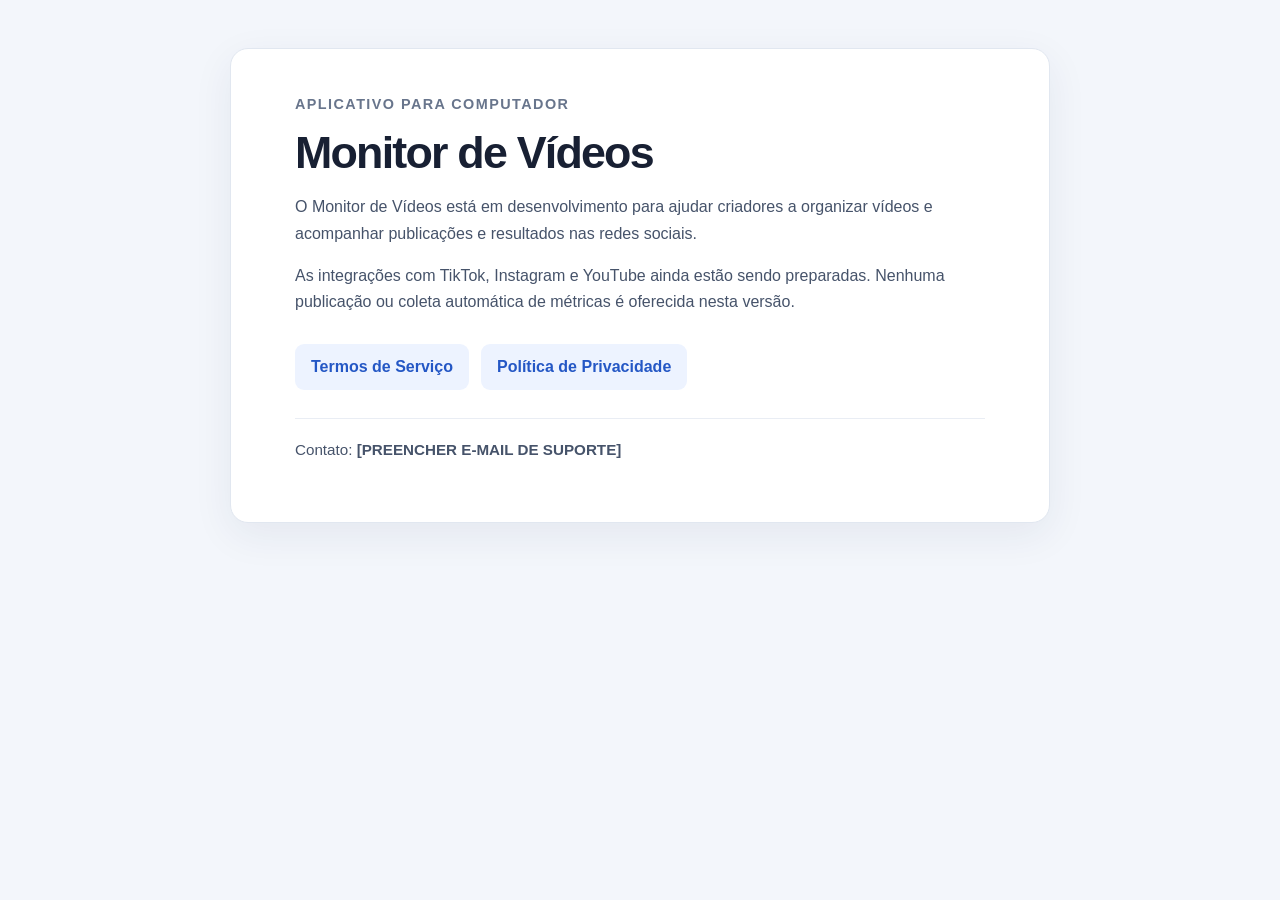
<file: index.html>
<!doctype html>
<html lang="pt-BR">
<head>
  <meta charset="utf-8">
  <meta name="viewport" content="width=device-width, initial-scale=1">
  <meta name="description" content="Informações oficiais do aplicativo Monitor de Vídeos.">
  <title>Monitor de Vídeos</title>
  <link rel="stylesheet" href="styles.css">
</head>
<body>
  <main class="card">
    <p class="eyebrow">Aplicativo para computador</p>
    <h1>Monitor de Vídeos</h1>
    <p>O Monitor de Vídeos está em desenvolvimento para ajudar criadores a organizar vídeos e acompanhar publicações e resultados nas redes sociais.</p>
    <p>As integrações com TikTok, Instagram e YouTube ainda estão sendo preparadas. Nenhuma publicação ou coleta automática de métricas é oferecida nesta versão.</p>
    <nav aria-label="Informações legais">
      <a href="terms.html">Termos de Serviço</a>
      <a href="privacy.html">Política de Privacidade</a>
    </nav>
    <p class="contact">Contato: <strong>[PREENCHER E-MAIL DE SUPORTE]</strong></p>
  </main>
</body>
</html>
</file>
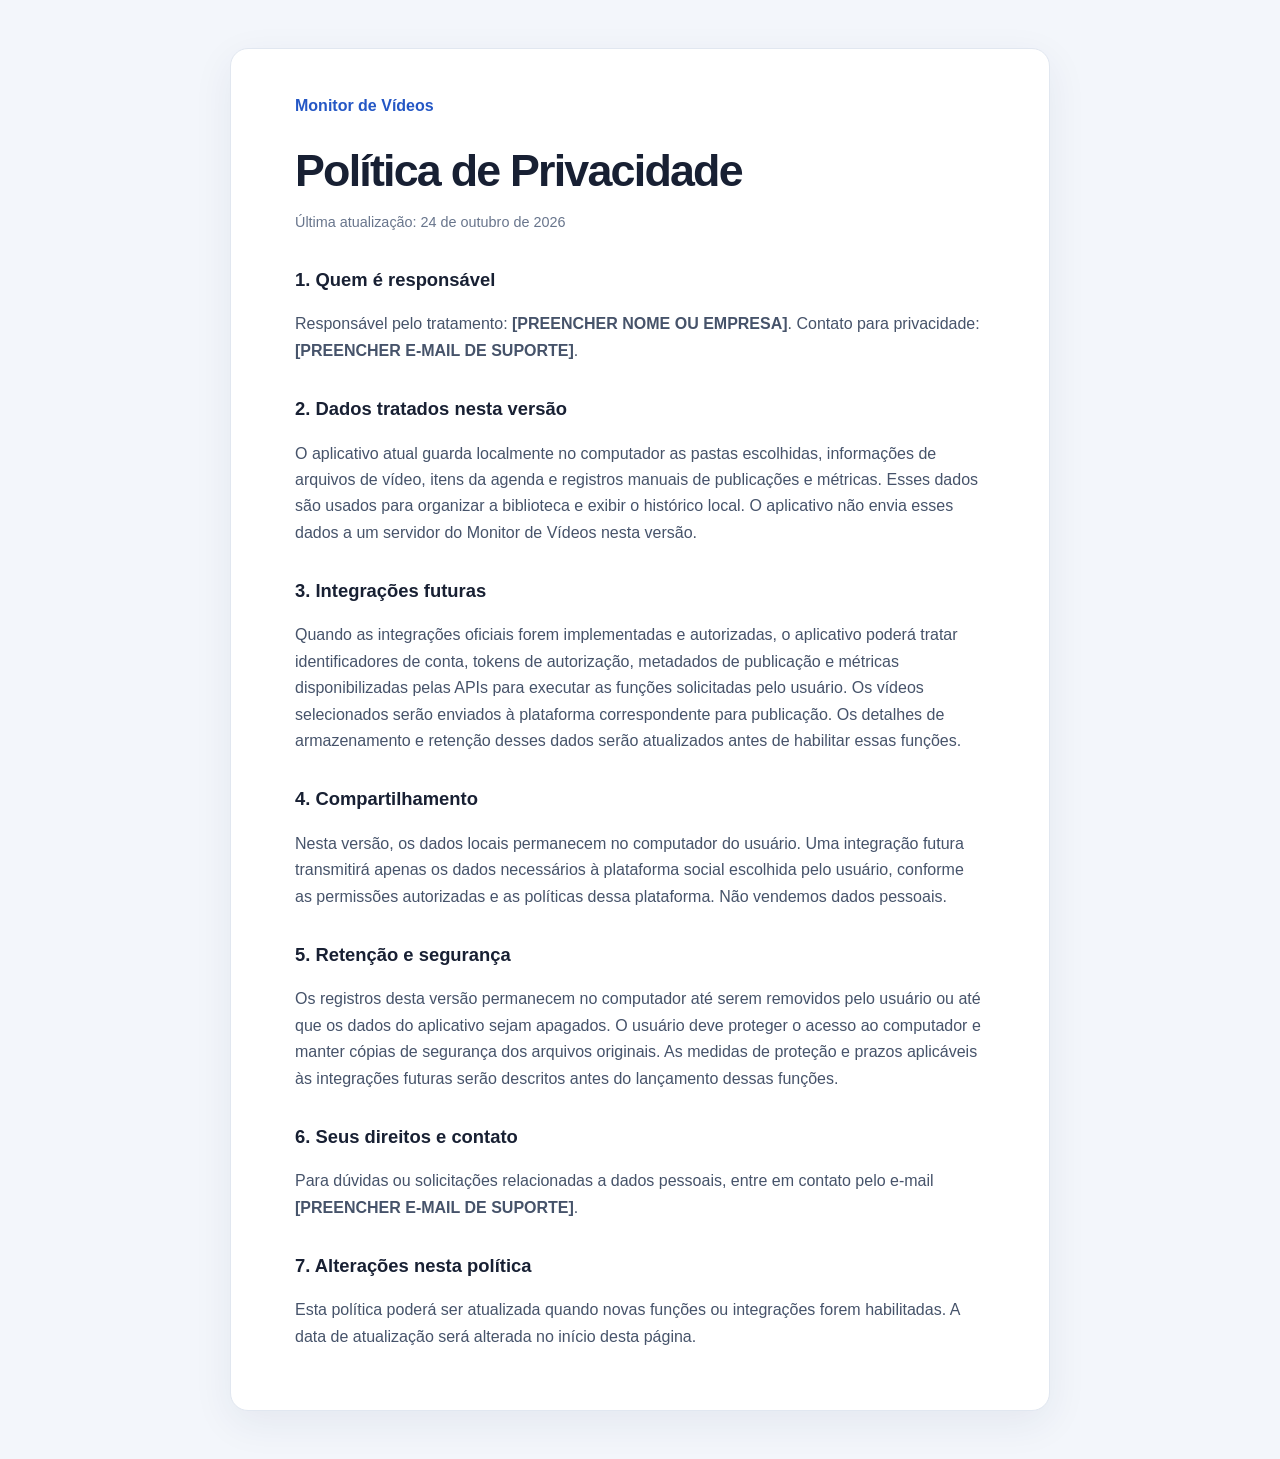
<file: privacy.html>
<!doctype html>
<html lang="pt-BR">
<head>
  <meta charset="utf-8">
  <meta name="viewport" content="width=device-width, initial-scale=1">
  <title>Política de Privacidade — Monitor de Vídeos</title>
  <link rel="stylesheet" href="styles.css">
</head>
<body>
  <main class="card">
    <a class="back" href="index.html">Monitor de Vídeos</a>
    <h1>Política de Privacidade</h1>
    <p class="updated">Última atualização: 24 de outubro de 2026</p>
    <h2>1. Quem é responsável</h2>
    <p>Responsável pelo tratamento: <strong>[PREENCHER NOME OU EMPRESA]</strong>. Contato para privacidade: <strong>[PREENCHER E-MAIL DE SUPORTE]</strong>.</p>
    <h2>2. Dados tratados nesta versão</h2>
    <p>O aplicativo atual guarda localmente no computador as pastas escolhidas, informações de arquivos de vídeo, itens da agenda e registros manuais de publicações e métricas. Esses dados são usados para organizar a biblioteca e exibir o histórico local. O aplicativo não envia esses dados a um servidor do Monitor de Vídeos nesta versão.</p>
    <h2>3. Integrações futuras</h2>
    <p>Quando as integrações oficiais forem implementadas e autorizadas, o aplicativo poderá tratar identificadores de conta, tokens de autorização, metadados de publicação e métricas disponibilizadas pelas APIs para executar as funções solicitadas pelo usuário. Os vídeos selecionados serão enviados à plataforma correspondente para publicação. Os detalhes de armazenamento e retenção desses dados serão atualizados antes de habilitar essas funções.</p>
    <h2>4. Compartilhamento</h2>
    <p>Nesta versão, os dados locais permanecem no computador do usuário. Uma integração futura transmitirá apenas os dados necessários à plataforma social escolhida pelo usuário, conforme as permissões autorizadas e as políticas dessa plataforma. Não vendemos dados pessoais.</p>
    <h2>5. Retenção e segurança</h2>
    <p>Os registros desta versão permanecem no computador até serem removidos pelo usuário ou até que os dados do aplicativo sejam apagados. O usuário deve proteger o acesso ao computador e manter cópias de segurança dos arquivos originais. As medidas de proteção e prazos aplicáveis às integrações futuras serão descritos antes do lançamento dessas funções.</p>
    <h2>6. Seus direitos e contato</h2>
    <p>Para dúvidas ou solicitações relacionadas a dados pessoais, entre em contato pelo e-mail <strong>[PREENCHER E-MAIL DE SUPORTE]</strong>.</p>
    <h2>7. Alterações nesta política</h2>
    <p>Esta política poderá ser atualizada quando novas funções ou integrações forem habilitadas. A data de atualização será alterada no início desta página.</p>
  </main>
</body>
</html>
</file>
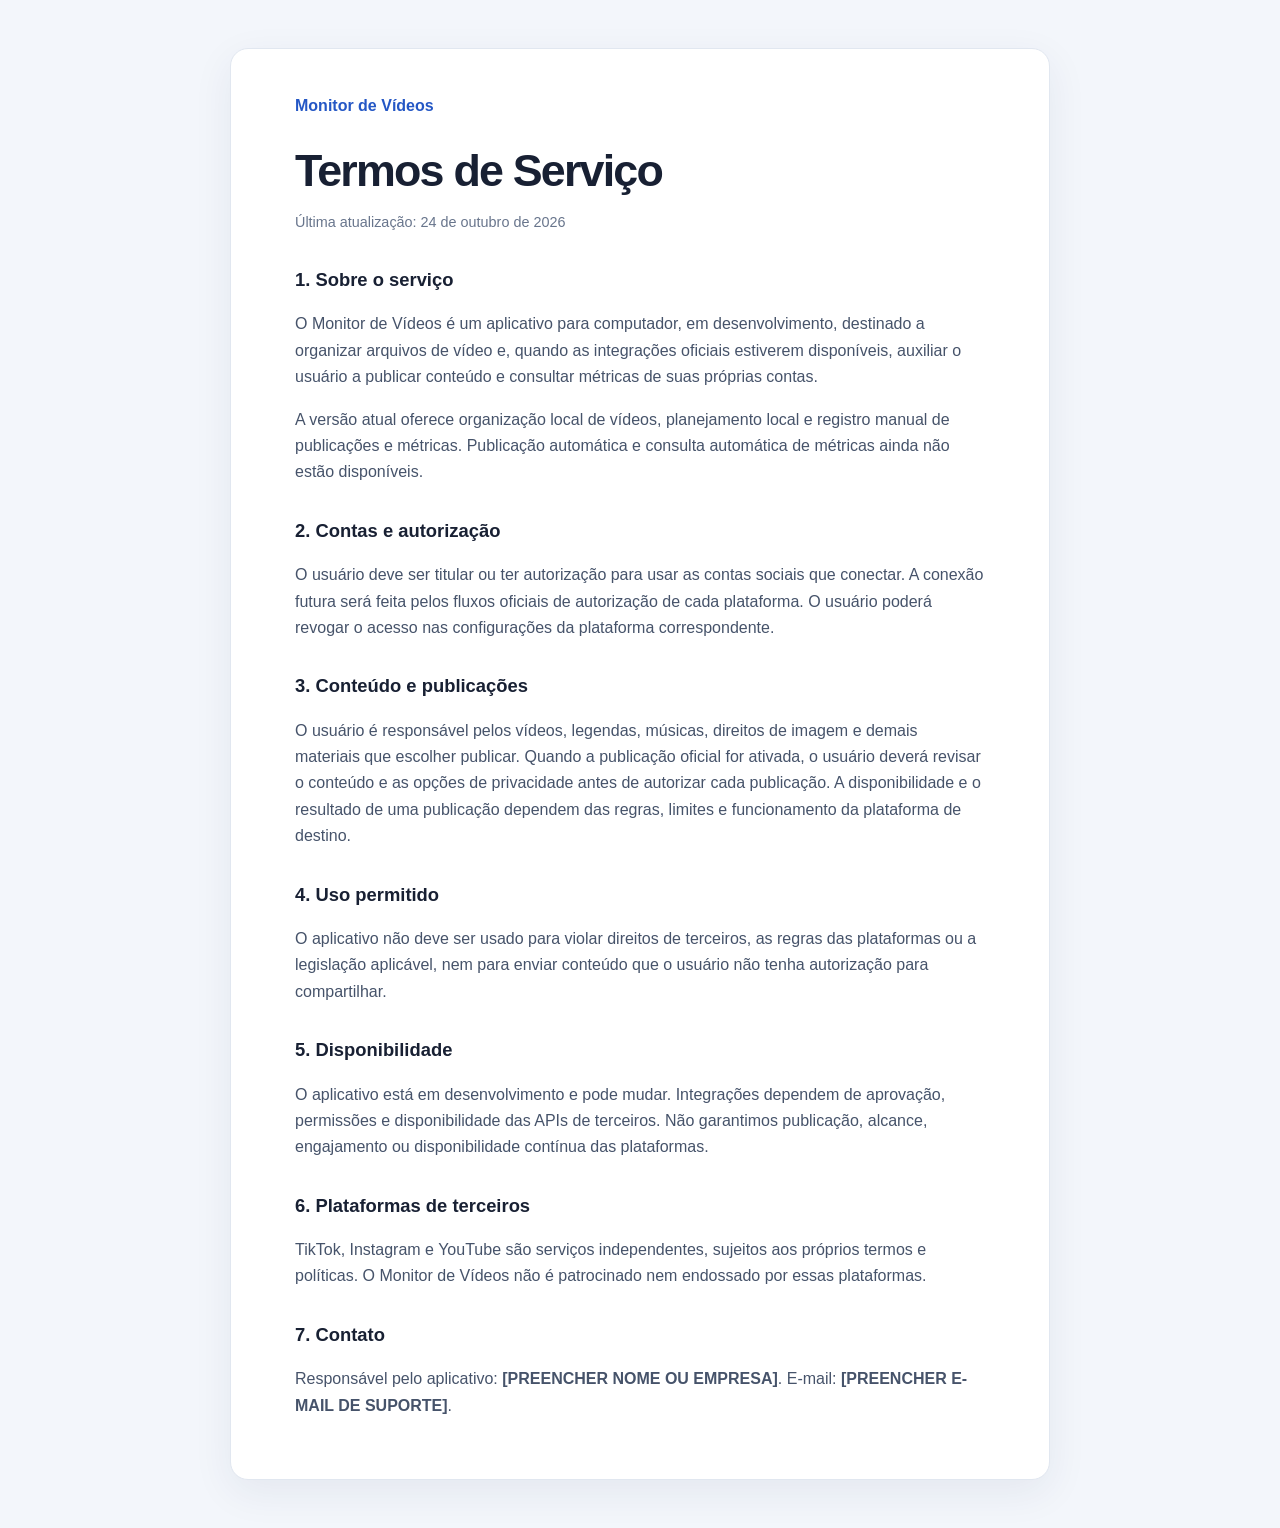
<file: terms.html>
<!doctype html>
<html lang="pt-BR">
<head>
  <meta charset="utf-8">
  <meta name="viewport" content="width=device-width, initial-scale=1">
  <title>Termos de Serviço — Monitor de Vídeos</title>
  <link rel="stylesheet" href="styles.css">
</head>
<body>
  <main class="card">
    <a class="back" href="index.html">Monitor de Vídeos</a>
    <h1>Termos de Serviço</h1>
    <p class="updated">Última atualização: 24 de outubro de 2026</p>
    <h2>1. Sobre o serviço</h2>
    <p>O Monitor de Vídeos é um aplicativo para computador, em desenvolvimento, destinado a organizar arquivos de vídeo e, quando as integrações oficiais estiverem disponíveis, auxiliar o usuário a publicar conteúdo e consultar métricas de suas próprias contas.</p>
    <p>A versão atual oferece organização local de vídeos, planejamento local e registro manual de publicações e métricas. Publicação automática e consulta automática de métricas ainda não estão disponíveis.</p>
    <h2>2. Contas e autorização</h2>
    <p>O usuário deve ser titular ou ter autorização para usar as contas sociais que conectar. A conexão futura será feita pelos fluxos oficiais de autorização de cada plataforma. O usuário poderá revogar o acesso nas configurações da plataforma correspondente.</p>
    <h2>3. Conteúdo e publicações</h2>
    <p>O usuário é responsável pelos vídeos, legendas, músicas, direitos de imagem e demais materiais que escolher publicar. Quando a publicação oficial for ativada, o usuário deverá revisar o conteúdo e as opções de privacidade antes de autorizar cada publicação. A disponibilidade e o resultado de uma publicação dependem das regras, limites e funcionamento da plataforma de destino.</p>
    <h2>4. Uso permitido</h2>
    <p>O aplicativo não deve ser usado para violar direitos de terceiros, as regras das plataformas ou a legislação aplicável, nem para enviar conteúdo que o usuário não tenha autorização para compartilhar.</p>
    <h2>5. Disponibilidade</h2>
    <p>O aplicativo está em desenvolvimento e pode mudar. Integrações dependem de aprovação, permissões e disponibilidade das APIs de terceiros. Não garantimos publicação, alcance, engajamento ou disponibilidade contínua das plataformas.</p>
    <h2>6. Plataformas de terceiros</h2>
    <p>TikTok, Instagram e YouTube são serviços independentes, sujeitos aos próprios termos e políticas. O Monitor de Vídeos não é patrocinado nem endossado por essas plataformas.</p>
    <h2>7. Contato</h2>
    <p>Responsável pelo aplicativo: <strong>[PREENCHER NOME OU EMPRESA]</strong>. E-mail: <strong>[PREENCHER E-MAIL DE SUPORTE]</strong>.</p>
  </main>
</body>
</html>
</file>
<file: styles.css>
:root { color-scheme: light; font-family: Inter, "Segoe UI", Arial, sans-serif; color: #182033; background: #f3f6fb; }
* { box-sizing: border-box; }
body { margin: 0; padding: 48px 18px; }
.card { max-width: 820px; margin: 0 auto; padding: 44px clamp(24px, 6vw, 64px); background: #fff; border: 1px solid #e1e7f0; border-radius: 18px; box-shadow: 0 12px 40px #20305012; line-height: 1.65; }
h1 { margin: 0 0 10px; font-size: clamp(2rem, 5vw, 2.8rem); line-height: 1.15; letter-spacing: -.04em; }
h2 { margin: 30px 0 8px; font-size: 1.15rem; }
p { color: #46536a; }
.eyebrow, .updated { color: #68758c; font-size: .9rem; }
.eyebrow { margin: 0 0 10px; text-transform: uppercase; letter-spacing: .1em; font-weight: 700; }
nav { display: flex; flex-wrap: wrap; gap: 12px; margin: 28px 0; }
nav a { padding: 10px 16px; border-radius: 9px; background: #edf3ff; color: #2457c5; font-weight: 650; text-decoration: none; }
a { color: #2457c5; }
.back { display: inline-block; margin-bottom: 26px; text-decoration: none; font-weight: 650; }
.contact { padding-top: 18px; border-top: 1px solid #e9edf4; font-size: .95rem; }
</file>
